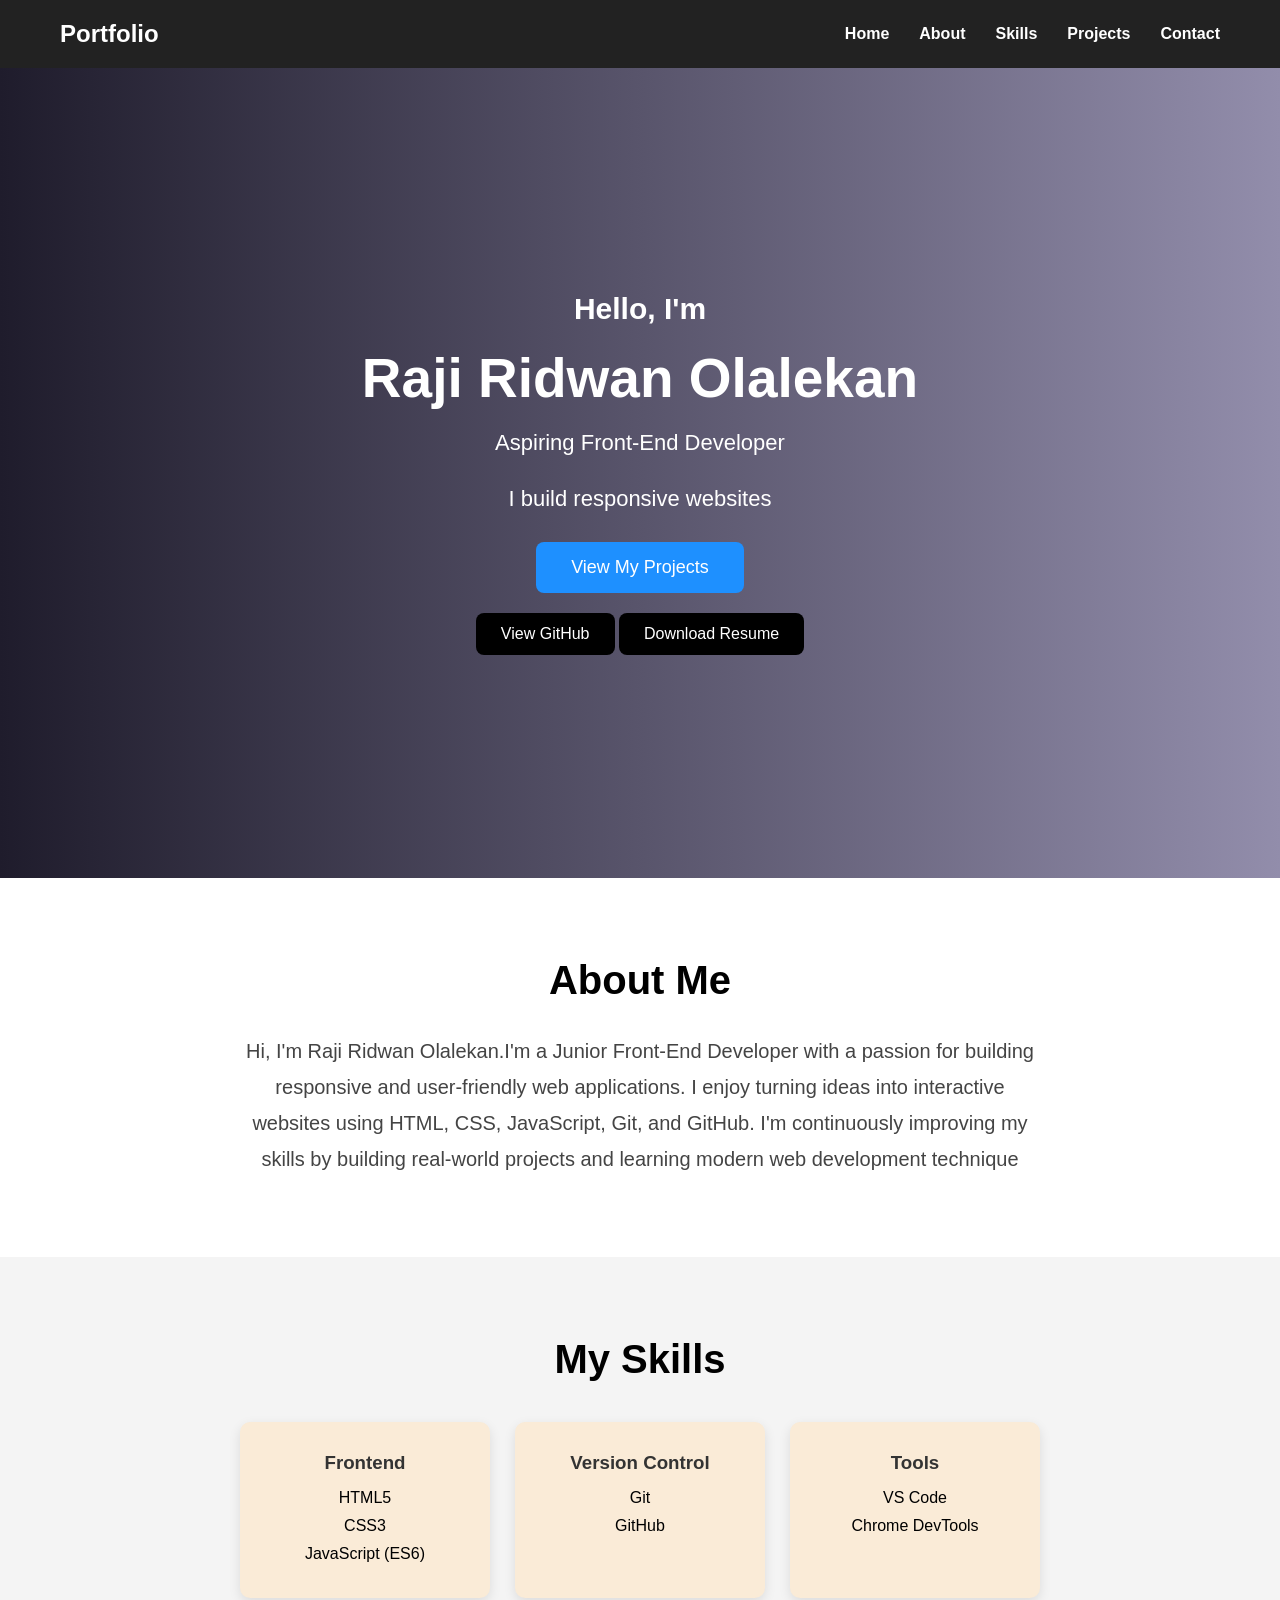
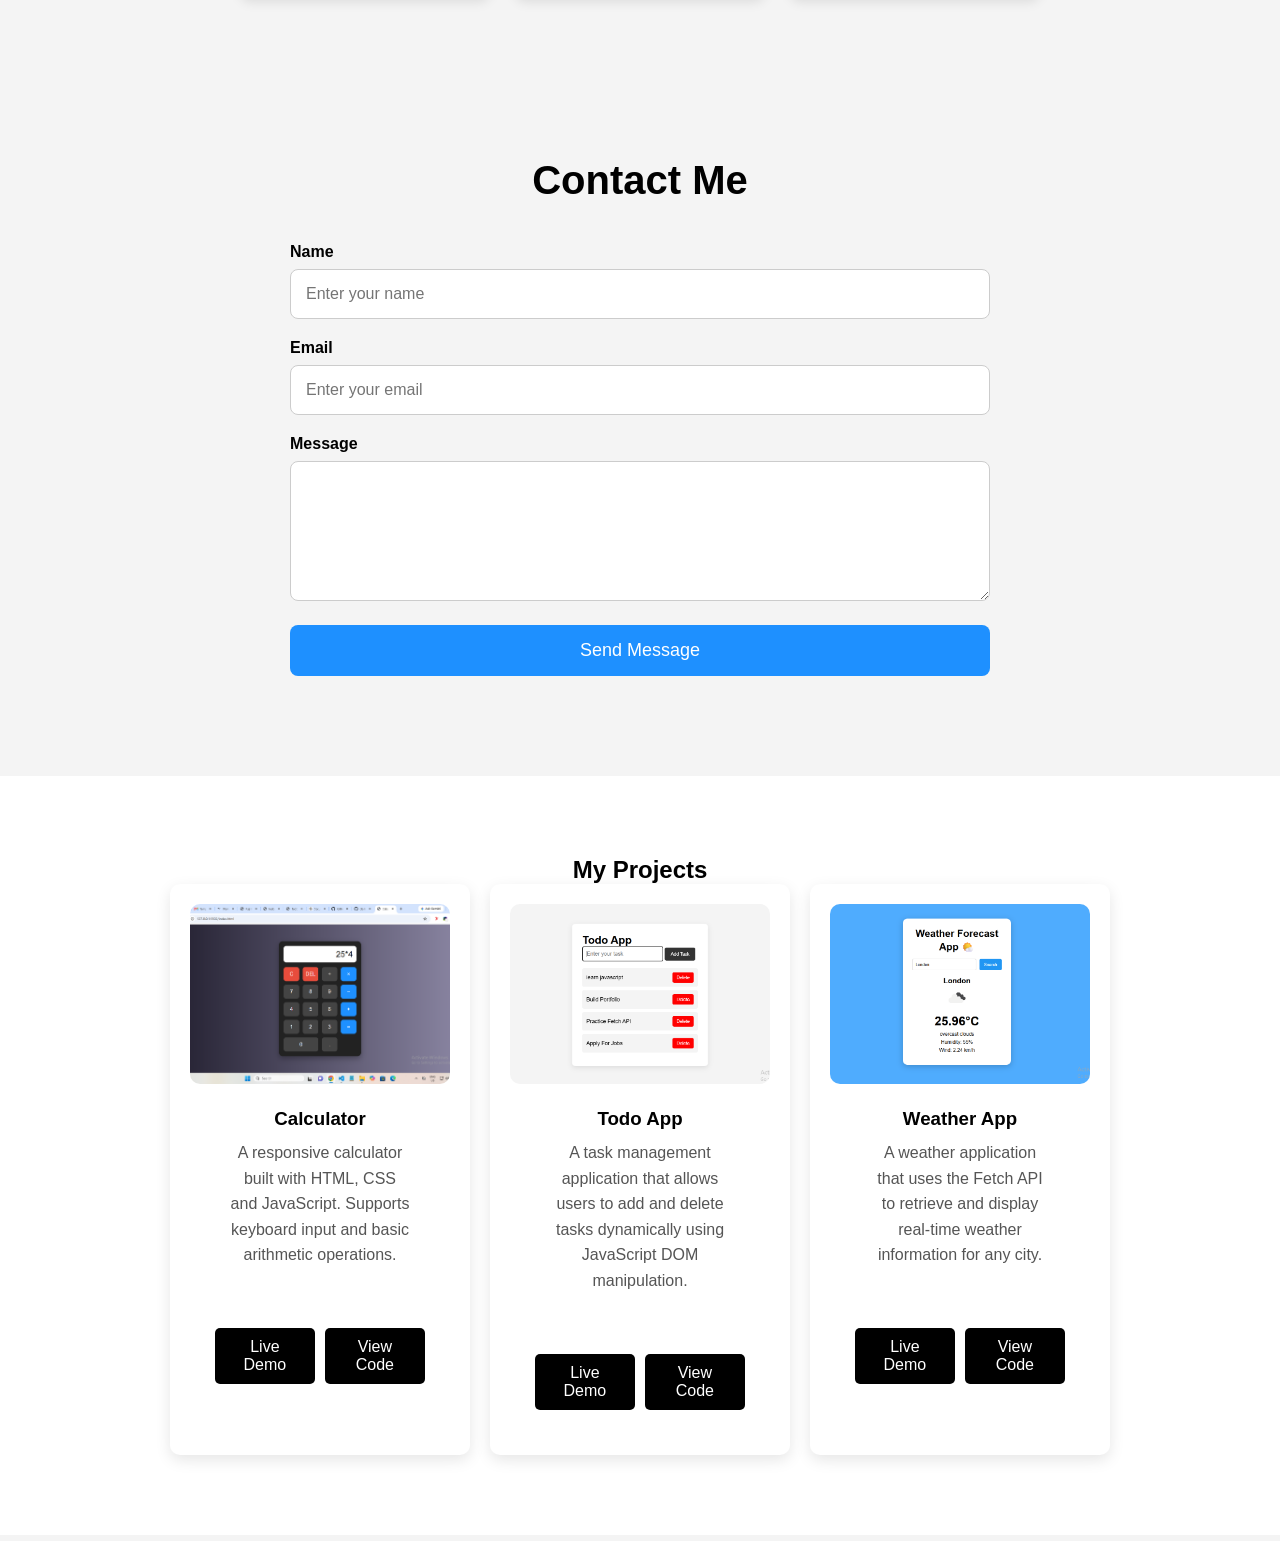
<file: index.html>
<!DOCTYPE html>
<html lang="en">
<head>
    <meta charset="UTF-8">
    <meta name="viewport" content="width=device-width, initial-scale=1.0">
    <title>Raji Ridwan Olalekan | Portfolio</title>

    <link rel="stylesheet" href="styles.css">
</head>
<body>

    <!-- Navigation -->
    <nav>
        <h2>Portfolio</h2>

           <button class="menu-btn" id="menuBtn"> ☰ </button>
    <ul id="navLinks">
      <li><a href="#home">Home</a></li>
      <li><a href="#about">About</a></li>
      <li><a href="#skills">Skills</a></li>
      <li><a href="#projects">Projects</a></li>
      <li><a href="#contact">Contact</a></li>
    </ul>
    
    </nav>

    <!-- Hero Section -->
    <section id="home" class="hero">

        <h1>Hello, I'm</h1>

        <h2>Raji Ridwan Olalekan </h2>

        <p>
            Aspiring Front-End Developer
        </p>


         <p>
            I build responsive websites
         </p>
       <a href="#projects" class="btn" id="projectBtn">View My Projects</a>

       <div class="hero-buttons">

    <a href="https://github.com/olamilekanr876-cpu" target="_blank">
        View GitHub
    </a>

    <a href="resume.pdf" download>
    Download Resume
</a>

</div>

    </section>



        <!-- About Section -->
    <section id="about" class="about">

      <h2>About Me</h2>

      <p>
        Hi, I'm Raji Ridwan Olalekan.I'm a Junior Front-End Developer with a passion for building responsive and user-friendly web applications. I enjoy turning ideas into interactive websites using HTML, CSS, JavaScript, Git, and GitHub. I'm continuously improving my skills by building real-world projects and learning modern web development technique
      </p>

</section>
<!-- Skills Section -->
<!-- <section id="skills" class="skills">

    <h2>My Skills</h2>

    <div class="skills-container">

        <div class="skill-card">
            <h3>HTML5</h3>
            <p>Building the structure of web pages.</p>
        </div>

        <div class="skill-card">
            <h3>CSS3</h3>
            <p>Designing beautiful and responsive layouts.</p>
        </div>

        <div class="skill-card">
            <h3>JavaScript</h3>
            <p>Making websites interactive and dynamic.</p>
        </div>

        <div class="skill-card">
            <h3>Git & GitHub</h3>
            <p>Managing code and collaborating on projects.</p>
        </div>

    </div>

</section> -->

<section id="skills">

    <h2>My Skills</h2>

    <div id="skillsContainer"></div>

</section>

<!-- Contact Section -->
<section id="contact" class="contact">

    <h2>Contact Me</h2>

    <form id="contactForm">

        <div class="input-group">

            <label for="name">Name</label>

            <input
                type="text"
                id="name"
                placeholder="Enter your name"
            >

        </div>

        <div class="input-group">

            <label for="email">Email</label>

            <input
                type="email"
                id="email"
                placeholder="Enter your email"
            >

        </div>

        <div class="input-group">

            <label for="message">Message</label>

            <textarea
                id="message"
                rows="6"
                placeholder="Write your message">
            </textarea>

        </div>

        <button type="submit">
            Send Message
        </button>

        <p id="successMessage"></p>

    </form>

</section>


<section id="projects">

    <h2>My Projects</h2>

    <div id="projectContainer"></div>

</section>





    

<script src="script.js"></script>

</body>
</html>
</file>
<file: styles.css>
html {
    scroll-behavior: smooth;
}

/* Remove default spacing */
* {
    margin: 0;
    padding: 0;
    box-sizing: border-box;
}

/* Page styling */
body {
    font-family: Arial, Helvetica, sans-serif;
    background-color: #f4f4f4;
}

/* Navigation */
nav {
    background-color: #222;
    color: white;
    display: flex;
    justify-content: space-between;
    align-items: center;
    padding: 20px 60px;
}

nav ul {
    display: flex;
    list-style: none;
    gap: 30px;
}

nav a {
    color: white;
    text-decoration: none;
    font-weight: bold;
}

nav a:hover {
    color: dodgerblue;
}

/* Hero Section */
.hero {
    height: 90vh;
    display: flex;
    flex-direction: column;
    justify-content: center;
    align-items: center;
    text-align: center;

    background: linear-gradient(to right, #1f1c2c, #928dab);

    color: white;
}

.hero h1 {
    font-size: 30px;
}

.hero h2 {
    font-size: 55px;
    margin: 20px 0;
}

.hero p {
    font-size: 22px;
    margin-bottom: 30px;
}
.btn {
    display: inline-block;
    background: dodgerblue;
    color: white;
    padding: 15px 35px;
    text-decoration: none;
    border-radius: 8px;
    font-size: 18px;
    transition: 0.3s;
}

.btn:hover {
    background: royalblue;
    transform: scale(1.05);
}




/* About Section */

.about {
    padding: 80px 120px;
    text-align: center;
    background-color: white;
}

.about h2 {
    font-size: 40px;
    margin-bottom: 30px;
}

.about p {
    max-width: 800px;
    margin: auto;
    line-height: 1.8;
    font-size: 20px;
    color: #444;
}

/* Skills Section */

#skills {
    padding: 80px 120px;
    background-color: #f4f4f4;
    text-align: center;
}

#skills h2 {
    font-size: 40px;
    margin-bottom: 40px;
}

.skills-container {
    display: flex;
    justify-content: center;
    gap: 25px;
    flex-wrap: wrap;
}

.skill-card {
    width: 250px;
    background: white;
    padding: 30px;
    border-radius: 10px;
    box-shadow: 0 4px 12px rgba(0,0,0,.1);
    transition: transform .3s;
    background-color: antiquewhite;
}

.skill-card:hover {
    transform: translateY(-10px);
}

.skill-card p {
    color: #555;
}
.skill-card h3{
    margin-bottom:10px;
    color:#333;
}

.skill-card ul{
    list-style:none;
    padding:0;
}

.skill-card li{
    padding:5px 0;
}




/* Projects Section */

#projects{
    padding:80px 120px;
    background:#ffffff;
    text-align:center;
}

.projects h2{
    font-size:40px;
    margin-bottom:40px;
}

.projects-container{
    display:flex;
    justify-content:center;
    gap:30px;
    flex-wrap:wrap;
}

.project-card{
    width:320px;
    background:white;
    border-radius:10px;
    overflow:hidden;
    box-shadow:0 5px 15px rgba(0,0,0,.1);
    transition:.3s;
}

.project-card:hover{
    transform:translateY(-10px);
}

.project-card img{
    width:100%;
    height:220px;
    object-fit:cover;
}

.project-card h3{
    margin:20px 0 10px;
}

.project-card p{
    padding:0 20px;
    color:#555;
}

.project-buttons{
    display:flex;
    justify-content:space-evenly;
    padding:25px;
}

.project-buttons a{
    background:dodgerblue;
    color:white;
    text-decoration:none;
    padding:10px 18px;
    border-radius:6px;
}

.project-buttons a:hover{
    background:royalblue;
}


.menu-btn {
    display: none;
    background: none;
    border: none;
    color: white;
    font-size: 30px;
    cursor: pointer;
}


/* Mobile Screen */
@media (max-width: 768px){

    nav {
        padding: 20px;
    }


    .menu-btn {
        display: block;
    }


    nav ul {

        display: none;
        flex-direction: column;
        position: absolute;
        top: 70px;
        right: 0;
        background: #222;
        width: 200px;
        padding: 20px;

    }


    nav ul.active {

        display: flex;

    }

}


/* Contact Section */

.contact{

    padding:80px 20px;
    background:#f4f4f4;

}

.contact h2{

    text-align:center;
    margin-bottom:40px;
    font-size:40px;

}

.contact form{

    max-width:700px;
    margin:auto;

}

.input-group{

    margin-bottom:20px;

}

.input-group label{

    display:block;
    margin-bottom:8px;
    font-weight:bold;

}

.input-group input,
.input-group textarea{

    width:100%;
    padding:15px;
    border:1px solid #ccc;
    border-radius:8px;
    font-size:16px;

}

.contact button{

    width:100%;
    padding:15px;
    border:none;
    background:dodgerblue;
    color:white;
    font-size:18px;
    border-radius:8px;
    cursor:pointer;
    transition:.3s;

}

.contact button:hover{

    background:royalblue;

}

#successMessage{
    margin-top:20px;
    text-align:center;
    font-weight:bold;
    color:green;
}

#projectContainer {

    display: flex;
    gap: 20px;
    flex-wrap: wrap;
    justify-content: center;

}


.project-card {

    width: 300px;
    padding: 20px;
    border-radius: 10px;
    background: white;
    box-shadow: 0 5px 15px rgba(0,0,0,.1);
    transition: 0.3s;

}


.project-card:hover {

    transform: translateY(-10px);

}


.project-card h3 {

    margin-bottom: 10px;

}


.project-card p {

    color: #555;
    line-height: 1.5;

}

.project-card img {

    width:100%;
    height:180px;
    object-fit:cover;
    border-radius:10px;

}


.project-card a {

    display:inline-block;
    margin-top:15px;
    padding:10px 15px;
    background:black;
    color:white;
    text-decoration:none;
    border-radius:5px;

}


.project-card a:hover {

    opacity:0.8;

}


#skillsContainer{
    display:flex;
    gap:25px;
    flex-wrap:wrap;
    justify-content:center;
    margin-top:40px;

}







.hero-buttons a {

    display:inline-block;
    margin-top:20px;
    padding:12px 25px;
    background:black;
    color:white;
    text-decoration:none;
    border-radius:8px;
    transition:.3s;

}


.hero-buttons a:hover {

    transform:translateY(-5px);

}

.project-card{
    background: white;
    border-radius: 10px;
    overflow: hidden;
    box-shadow: 0 5px 15px rgba(0,0,0,.1);
    transition: .3s;
    padding-bottom: 20px;
}

.project-card:hover{
    transform: translateY(-10px);
    box-shadow: 0 10px 25px rgba(0,0,0,.2);
}

.project-image{
    width: 100%;
    height: 220px;
    object-fit: cover;
}


.project-card h3{
    margin: 20px 20px 10px;
}

.project-card p{
    margin: 0 20px 20px;
    color: #555;
    line-height: 1.6;
}

.project-buttons{
    display: flex;
    justify-content: center;
    gap: 10px;
    margin-top: 15px;
}

.project-btn{
    display: inline-block;
    background: #333;
    color: white;
    text-decoration: none;
    padding: 10px 20px;
    border-radius: 5px;
    transition: .3s;
}

.project-btn:hover{
    background: #555;
}
</file>
